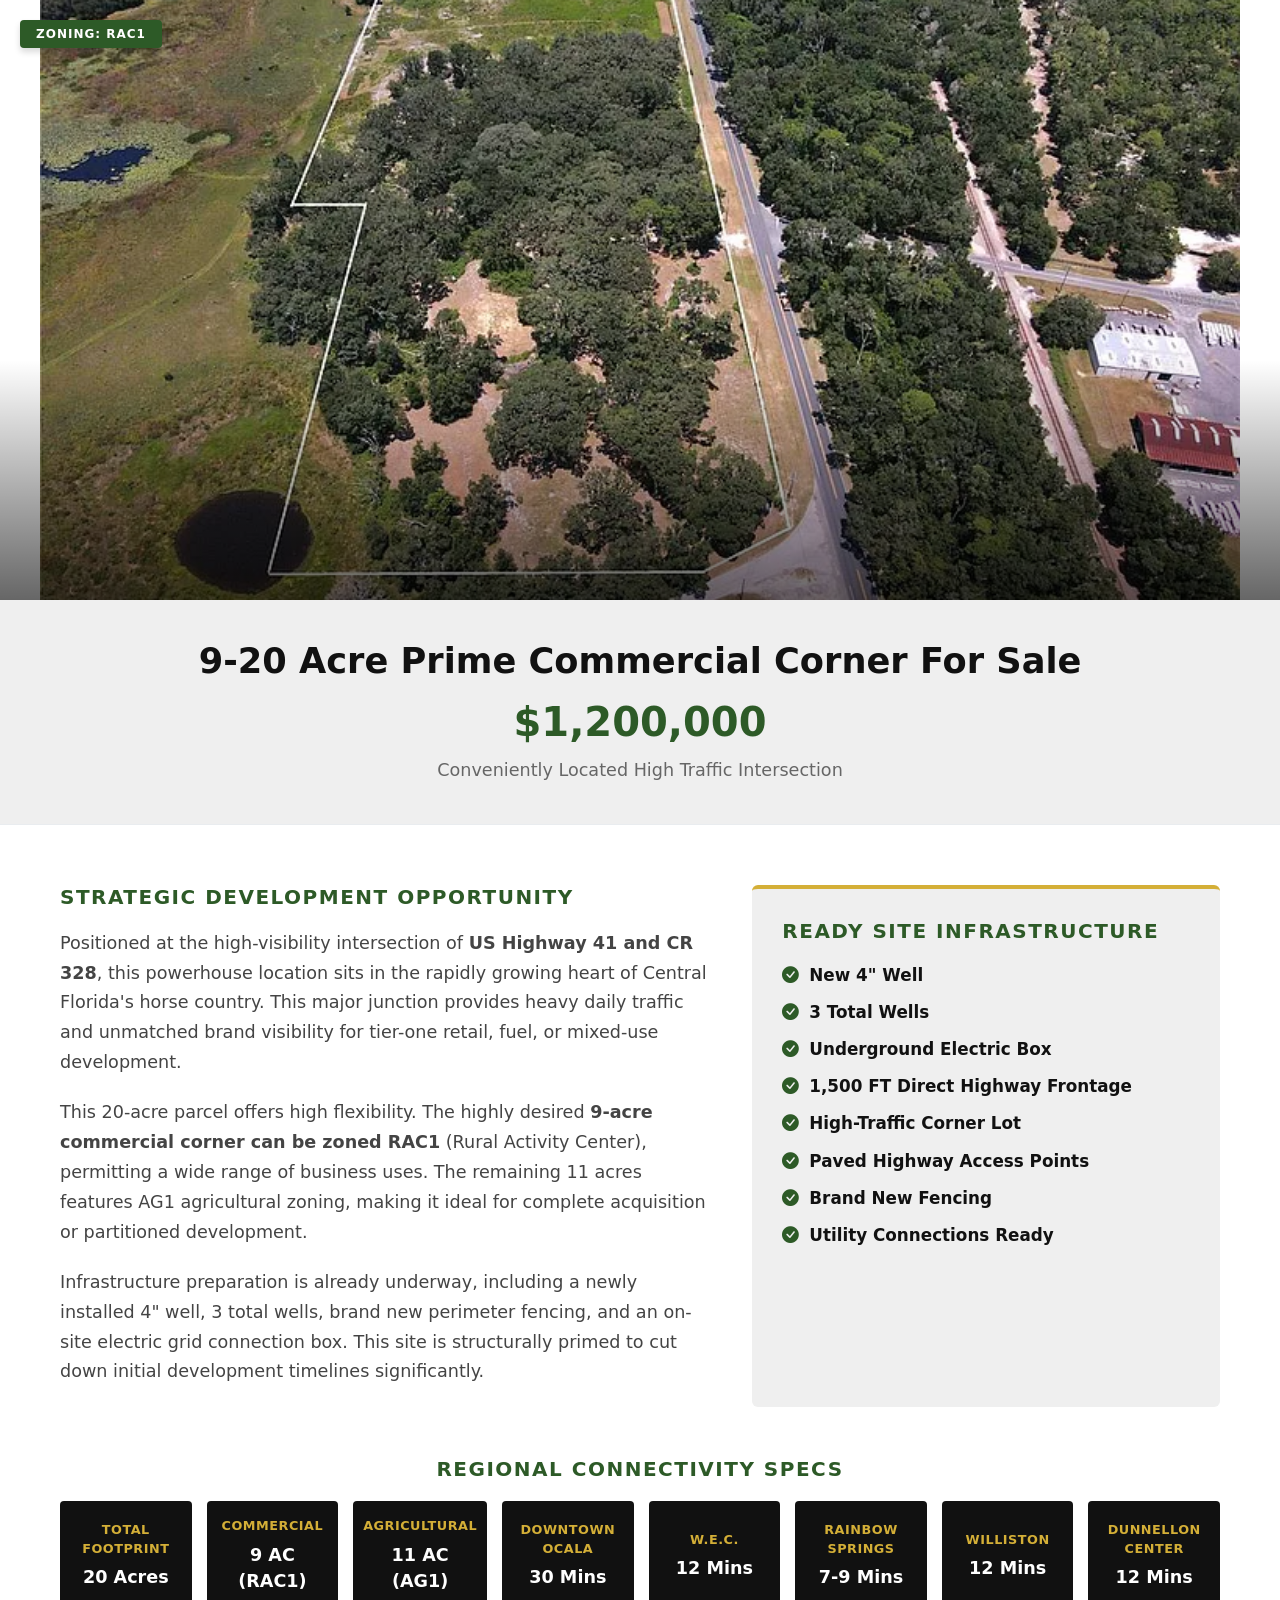
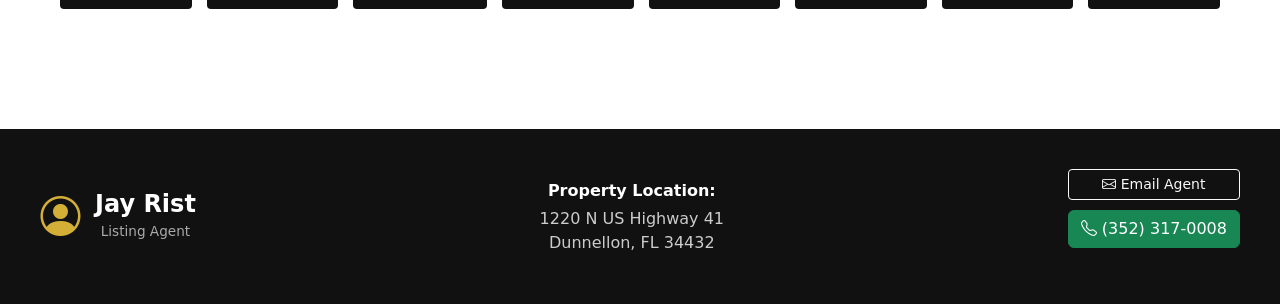
<file: index.html>
<!DOCTYPE html>
<html lang="en">
    <head>
        <meta charset="UTF-8">
        <meta name="viewport" content="width=device-width, initial-scale=1.0">

        <!-- Bootstrap -->
        <link href="https://cdn.jsdelivr.net/npm/bootstrap@5.3.8/dist/css/bootstrap.min.css" rel="stylesheet">
        <link rel="stylesheet" href="https://cdn.jsdelivr.net/npm/bootstrap-icons@1.13.1/font/bootstrap-icons.min.css">
        
        <title>1220 N US Hwy 41 | Commercial Development Opportunity</title>
        <link rel="stylesheet" href="styles/flyer.css"/>
    </head>

    <body>

        <!-- HERO SECTION -->
        <section class="hero">
            <span class="badge">ZONING: RAC1</span>
            <img src="images/ParcelAriel.webp" alt="Aerial property view of 1220 N US Hwy 41">
        </section>

        <!-- THE HOOK -->
        <section class="hook">
            <h2>9&#45;20 Acre Prime Commercial Corner For Sale</h2>

            <div class="price-tag">
                $1,200,000
            </div>

            <p class="subtitle">
                Conveniently Located High Traffic Intersection
            </p>
        </section>

        <!-- THE MAIN BODY HOLDER -->
        <section class="about">
            <div class="pitch-layout">

                <article class="pitch-main">
                    <h5>STRATEGIC DEVELOPMENT OPPORTUNITY</h5>

                    <p>
                        Positioned at the high-visibility intersection of <strong>US Highway 41 and CR 328</strong>, this powerhouse location sits in the rapidly growing heart of Central Florida's horse country. This major junction provides heavy daily traffic and unmatched brand visibility for tier-one retail, fuel, or mixed-use development.
                    </p>

                    <p>
                        This 20-acre parcel offers high flexibility. The highly desired <strong>9-acre commercial corner can be zoned RAC1</strong> (Rural Activity Center), permitting a wide range of business uses. The remaining 11 acres features AG1 agricultural zoning, making it ideal for complete acquisition or partitioned development.
                    </p>

                    <p>
                        Infrastructure preparation is already underway, including a newly installed 4" well, 3 total wells, brand new perimeter fencing, and an on-site electric grid connection box. This site is structurally primed to cut down initial development timelines significantly.
                    </p>
                </article>

                <!-- Right Sidebar Column: Features List -->
                <aside class="pitch-sidebar">
                    <h5>READY SITE INFRASTRUCTURE</h5>

                    <ul class="features-list">

                        <li>
                            <i class="bi bi-check-circle-fill"></i> New 4" Well
                        </li>

                        <li>
                            <i class="bi bi-check-circle-fill"></i> 3 Total Wells
                        </li>

                        <li>
                            <i class="bi bi-check-circle-fill"></i> Underground Electric Box
                        </li>

                        <li>
                            <i class="bi bi-check-circle-fill"></i> 1,500 FT Direct Highway Frontage
                        </li>

                        <li>
                            <i class="bi bi-check-circle-fill"></i> High-Traffic Corner Lot
                        </li>

                        <li>
                            <i class="bi bi-check-circle-fill"></i> Paved Highway Access Points
                        </li>

                        <li>
                            <i class="bi bi-check-circle-fill"></i> Brand New Fencing
                        </li>

                        <li>
                            <i class="bi bi-check-circle-fill"></i> Utility Connections Ready
                        </li>

                    </ul>
                </aside>

            </div>

            <h5 class="grid-header">REGIONAL CONNECTIVITY SPECS</h5>
            <section class="stats-grid">

                <div class="stat-box">
                    <strong>Total Footprint</strong>
                    <span>20 Acres</span>
                </div>

                <div class="stat-box">
                    <strong>Commercial</strong>
                    <span>9 AC (RAC1)</span>
                </div>

                <div class="stat-box">
                    <strong>Agricultural</strong>
                    <span>11 AC (AG1)</span>
                </div>

                <div class="stat-box">
                    <strong>DOWNTOWN OCALA</strong>
                    <span>30 Mins</span>
                </div>

                <div class="stat-box">
                    <strong>W.E.C.</strong>
                    <span>12 Mins</span>
                </div>

                <div class="stat-box">
                    <strong>Rainbow Springs</strong>
                    <span>7-9 Mins</span>
                </div>

                <div class="stat-box">
                    <strong>Williston</strong>
                    <span>12 Mins</span>
                </div>

                <div class="stat-box">
                    <strong>Dunnellon Center</strong>
                    <span>12 Mins</span>
                </div>

            </section>
        </section>

        <footer>
            <div class="footer-container">
                
                <div class="realtor-info">
                    <i class="bi bi-person-circle"></i>
                    
                    <div class="realtor-text">
                        <h3>Jay Rist</h3>
                        <span class="title-label">Listing Agent</span>
                    </div>
                </div>
                
                <div class="address">
                    <strong>Property Location:</strong>
                    <span>1220 N US Highway 41</span>
                    <span>Dunnellon, FL 34432</span>
                </div>

                <address class="contact">
                    <a href="mailto:jayrist@gmail.com" class="btn btn-outline-light btn-sm">
                        <i class="bi bi-envelope"></i> Email Agent
                    </a>

                    <a href="tel:3523170008" class="btn btn-success">
                        <i class="bi bi-telephone"></i> (352) 317-0008
                    </a>
                </address>

            </div>
        </footer>

    </body>
</html>
</file>
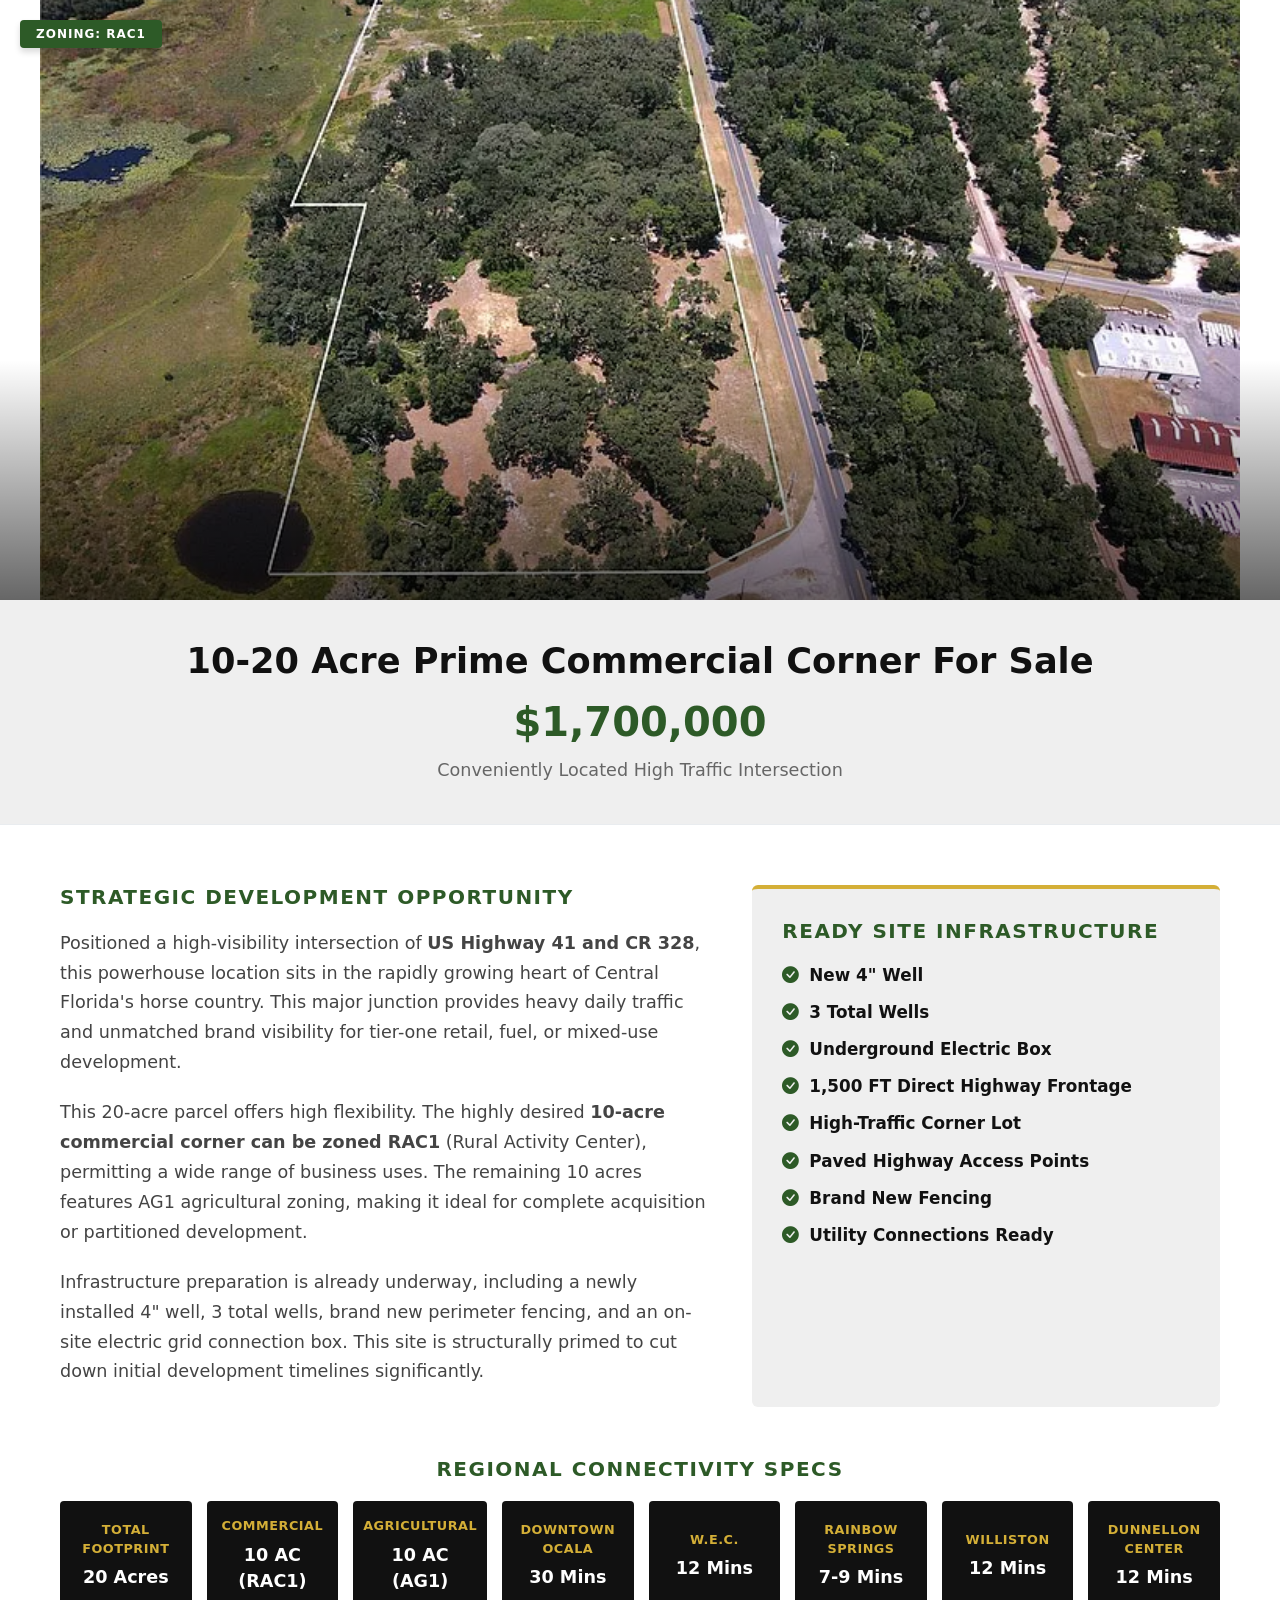
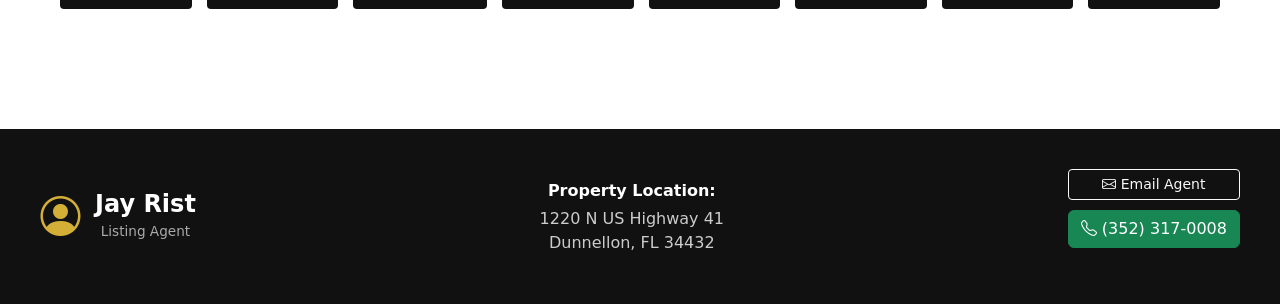
<file: flyer.html>
<!DOCTYPE html>
<html lang="en">
    <head>
        <meta charset="UTF-8">
        <meta name="viewport" content="width=device-width, initial-scale=1.0">

        <!-- Bootstrap -->
        <link href="https://cdn.jsdelivr.net/npm/bootstrap@5.3.8/dist/css/bootstrap.min.css" rel="stylesheet">
        <link rel="stylesheet" href="https://cdn.jsdelivr.net/npm/bootstrap-icons@1.13.1/font/bootstrap-icons.min.css">
        
        <title>1220 N US Hwy 41 | Commercial Development Opportunity</title>
        <link rel="stylesheet" href="styles/flyer.css"/>
    </head>

    <body>

        <!-- HERO SECTION -->
        <section class="hero">
            <span class="badge">ZONING: RAC1</span>
            <img src="images/ParcelAriel.webp" alt="Aerial property view of 1220 N US Hwy 41">
        </section>

        <!-- THE HOOK -->
        <section class="hook">
            <h2>10&#45;20 Acre Prime Commercial Corner For Sale</h2>

            <div class="price-tag">
                $1,700,000
            </div>

            <p class="subtitle">
                Conveniently Located High Traffic Intersection
            </p>
        </section>

        <!-- THE MAIN BODY HOLDER -->
        <section class="about">
            <div class="pitch-layout">

                <article class="pitch-main">
                    <h5>STRATEGIC DEVELOPMENT OPPORTUNITY</h5>

                    <p>
                        Positioned a high-visibility intersection of <strong>US Highway 41 and CR 328</strong>, this powerhouse location sits in the rapidly growing heart of Central Florida's horse country. This major junction provides heavy daily traffic and unmatched brand visibility for tier-one retail, fuel, or mixed-use development.
                    </p>

                    <p>
                        This 20-acre parcel offers high flexibility. The highly desired <strong>10-acre commercial corner can be zoned RAC1</strong> (Rural Activity Center), permitting a wide range of business uses. The remaining 10 acres features AG1 agricultural zoning, making it ideal for complete acquisition or partitioned development.
                    </p>

                    <p>
                        Infrastructure preparation is already underway, including a newly installed 4" well, 3 total wells, brand new perimeter fencing, and an on-site electric grid connection box. This site is structurally primed to cut down initial development timelines significantly.
                    </p>
                </article>

                <!-- Right Sidebar Column: Features List -->
                <aside class="pitch-sidebar">
                    <h5>READY SITE INFRASTRUCTURE</h5>

                    <ul class="features-list">

                        <li>
                            <i class="bi bi-check-circle-fill"></i> New 4" Well
                        </li>

                        <li>
                            <i class="bi bi-check-circle-fill"></i> 3 Total Wells
                        </li>

                        <li>
                            <i class="bi bi-check-circle-fill"></i> Underground Electric Box
                        </li>

                        <li>
                            <i class="bi bi-check-circle-fill"></i> 1,500 FT Direct Highway Frontage
                        </li>

                        <li>
                            <i class="bi bi-check-circle-fill"></i> High-Traffic Corner Lot
                        </li>

                        <li>
                            <i class="bi bi-check-circle-fill"></i> Paved Highway Access Points
                        </li>

                        <li>
                            <i class="bi bi-check-circle-fill"></i> Brand New Fencing
                        </li>

                        <li>
                            <i class="bi bi-check-circle-fill"></i> Utility Connections Ready
                        </li>

                    </ul>
                </aside>

            </div>

            <h5 class="grid-header">REGIONAL CONNECTIVITY SPECS</h5>
            <section class="stats-grid">

                <div class="stat-box">
                    <strong>Total Footprint</strong>
                    <span>20 Acres</span>
                </div>

                <div class="stat-box">
                    <strong>Commercial</strong>
                    <span>10 AC (RAC1)</span>
                </div>

                <div class="stat-box">
                    <strong>Agricultural</strong>
                    <span>10 AC (AG1)</span>
                </div>

                <div class="stat-box">
                    <strong>DOWNTOWN OCALA</strong>
                    <span>30 Mins</span>
                </div>

                <div class="stat-box">
                    <strong>W.E.C.</strong>
                    <span>12 Mins</span>
                </div>

                <div class="stat-box">
                    <strong>Rainbow Springs</strong>
                    <span>7-9 Mins</span>
                </div>

                <div class="stat-box">
                    <strong>Williston</strong>
                    <span>12 Mins</span>
                </div>

                <div class="stat-box">
                    <strong>Dunnellon Center</strong>
                    <span>12 Mins</span>
                </div>

            </section>
        </section>

        <footer>
            <div class="footer-container">
                
                <div class="realtor-info">
                    <i class="bi bi-person-circle"></i>
                    
                    <div class="realtor-text">
                        <h3>Jay Rist</h3>
                        <span class="title-label">Listing Agent</span>
                    </div>
                </div>
                
                <div class="address">
                    <strong>Property Location:</strong>
                    <span>1220 N US Highway 41</span>
                    <span>Dunnellon, FL 34432</span>
                </div>

                <address class="contact">
                    <a href="mailto:jayrist@gmail.com" class="btn btn-outline-light btn-sm">
                        <i class="bi bi-envelope"></i> Email Agent
                    </a>

                    <a href="tel:3523170008" class="btn btn-success">
                        <i class="bi bi-telephone"></i> (352) 317-0008
                    </a>
                </address>

            </div>
        </footer>

    </body>
</html>
</file>
<file: styles/flyer.css>
body {
  margin: 0;
  font-family: "Roboto", system-ui, sans-serif;
  color: #333333;
}

.hero {
  display: flex;
  align-items: center;
  justify-content: center;
  position: relative;
  width: 100%;
  max-height: 600px;
  overflow: hidden;
}
.hero::after {
  content: "";
  position: absolute;
  bottom: 0;
  left: 0;
  width: 100%;
  height: 40%;
  background: linear-gradient(to top, rgba(0, 0, 0, 0.6), transparent);
}
.hero img {
  width: 100%;
  max-width: 1200px;
  object-fit: cover;
  aspect-ratio: 16/9;
}
.hero .badge {
  position: absolute;
  top: 20px;
  left: 20px;
  z-index: 10;
  background-color: #2d5a27 !important;
  color: #fff;
  font-weight: 700;
  letter-spacing: 1px;
  padding: 8px 16px;
  border-radius: 4px;
  box-shadow: 0 4px 6px rgba(0, 0, 0, 0.15);
}

.hook {
  text-align: center;
  padding: 40px 20px;
  background-color: #efefef;
  border-bottom: 1px solid #e9ecef;
}
.hook h2 {
  font-size: 2.2rem;
  font-weight: 800;
  color: #111111;
  margin-bottom: 10px;
}
.hook .price-tag {
  font-size: 2.5rem;
  font-weight: 800;
  color: #2d5a27;
  margin-bottom: 5px;
}
.hook .subtitle {
  font-size: 1.1rem;
  font-weight: 500;
  color: #666666;
  margin: 0;
}

.about {
  max-width: 1200px;
  margin: 0 auto;
  padding: 60px 20px;
}
.about h5 {
  font-weight: 800;
  letter-spacing: 1.5px;
  color: #2d5a27;
  margin-bottom: 20px;
}
.about .pitch-layout {
  display: flex;
  flex-direction: column;
  gap: 40px;
  margin-bottom: 50px;
}
@media (min-width: 992px) {
  .about .pitch-layout {
    flex-direction: row;
  }
}
.about .pitch-main {
  flex: 1.6;
}
.about .pitch-main p {
  font-size: 1.1rem;
  line-height: 1.7;
  color: #444444;
  margin-bottom: 1.25rem;
}
.about .pitch-sidebar {
  flex: 1;
  background-color: #efefef;
  padding: 30px;
  border-radius: 6px;
  border-top: 4px solid #d4af37;
}
.about .pitch-sidebar .features-list {
  list-style: none;
  padding: 0;
  margin: 0;
}
.about .pitch-sidebar .features-list li {
  font-size: 1.05rem;
  font-weight: 600;
  margin-bottom: 12px;
  display: flex;
  align-items: center;
  gap: 10px;
  color: #111111;
}
.about .pitch-sidebar .features-list li i {
  color: #2d5a27;
}

.grid-header {
  text-align: center;
  margin-top: 40px;
}

.stats-grid {
  display: grid;
  grid-template-columns: repeat(2, 1fr);
  gap: 15px;
}
@media (min-width: 576px) {
  .stats-grid {
    grid-template-columns: repeat(4, 1fr);
  }
}
@media (min-width: 992px) {
  .stats-grid {
    grid-template-columns: repeat(8, 1fr);
  }
}
.stats-grid .stat-box {
  background-color: #111111;
  color: #fff;
  padding: 15px 10px;
  text-align: center;
  border-radius: 4px;
  display: flex;
  flex-direction: column;
  justify-content: center;
  min-height: 90px;
  transition: transform 0.2s;
}
.stats-grid .stat-box:hover {
  transform: translateY(-3px);
  background-color: #2d5a27;
  cursor: pointer;
}
.stats-grid .stat-box strong {
  font-size: 0.8rem;
  text-transform: uppercase;
  letter-spacing: 0.5px;
  color: #d4af37;
  margin-bottom: 6px;
}
.stats-grid .stat-box span {
  font-size: 1.1rem;
  font-weight: 700;
}

footer {
  background-color: #111111;
  color: #fff;
  padding: 40px 20px;
  margin-top: 60px;
}
footer .footer-container {
  max-width: 1200px;
  margin: 0 auto;
  display: flex;
  flex-direction: column;
  gap: 30px;
  text-align: center;
}
@media (min-width: 768px) {
  footer .footer-container {
    flex-direction: row;
    justify-content: space-between;
    align-items: center;
  }
}
footer .realtor-info {
  display: flex;
  gap: 15px;
  align-items: center;
  justify-content: center;
}
footer .realtor-info i {
  font-size: 2.5rem;
  color: #d4af37;
}
footer .realtor-info h3 {
  margin: 0;
  font-size: 1.5rem;
  font-weight: 700;
}
footer .realtor-info .title-label {
  font-size: 0.85rem;
  color: #aaa;
}
footer .address {
  display: flex;
  flex-direction: column;
  font-size: 1rem;
  color: #ccc;
}
footer .address strong {
  color: #fff;
  margin-bottom: 4px;
}
footer .contact {
  display: flex;
  flex-direction: column;
  gap: 10px;
  align-items: center;
  font-style: normal;
}
@media (min-width: 768px) {
  footer .contact {
    align-items: flex-end;
  }
}
footer .contact a {
  text-decoration: none;
  width: 100%;
  min-width: 160px;
  text-align: center;
}

/*# sourceMappingURL=flyer.css.map */
</file>
